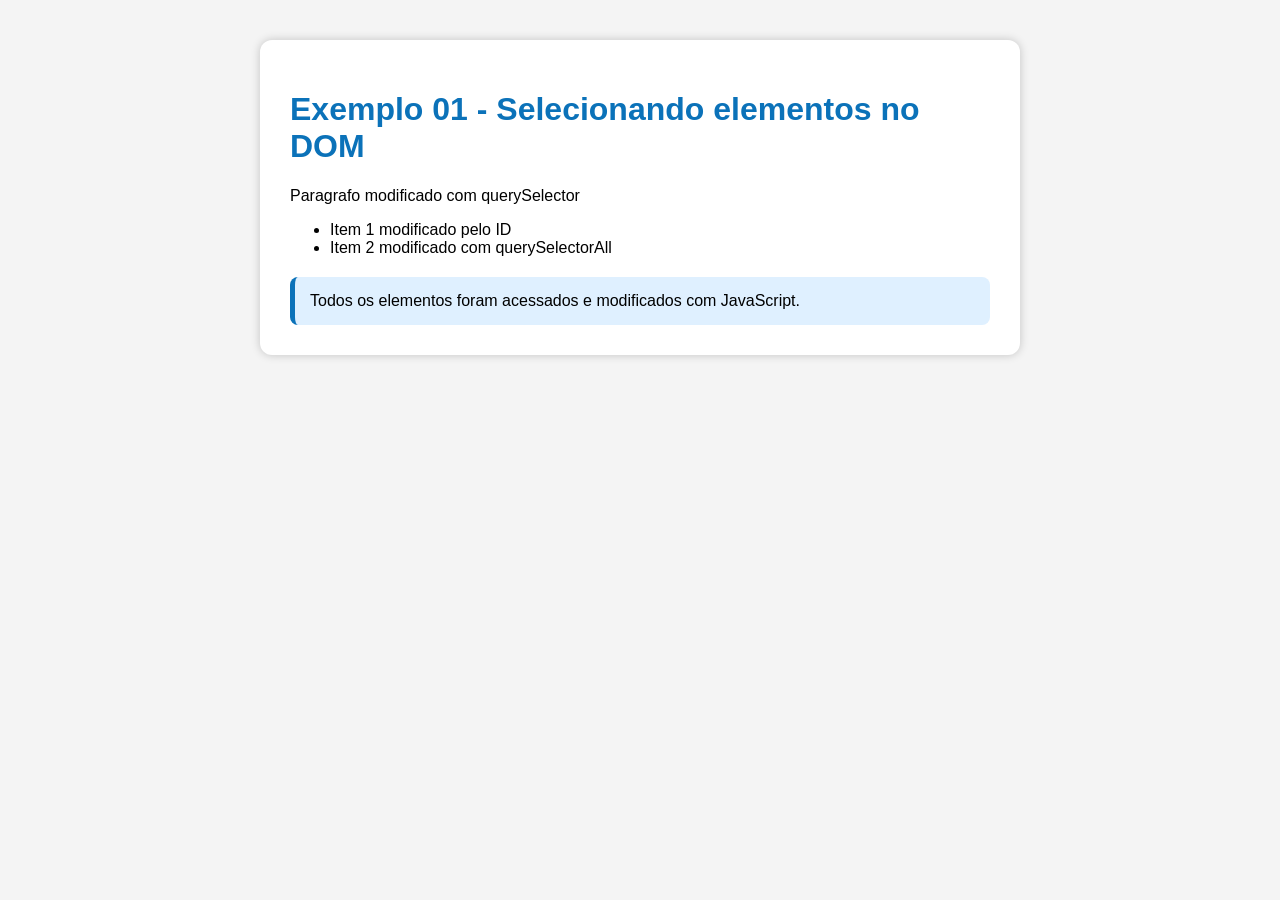
<file: 01-dom-selecao.html>
<!DOCTYPE html>
<html lang="pt-br">
<head>
    <meta charset="UTF-8">
    <meta name="viewport" content="width=device-width, initial-scale=1.0">
    <title>Manipulando o DOM - Seletores</title>

    <style>
        body {
            font-family: Arial, sans-serif;
            background-color: #f4f4f4;
            margin: 0;
            padding: 40px;
        }

        .card {
            background-color: white;
            max-width: 700px;
            margin: auto;
            padding: 30px;
            border-radius: 12px;
            box-shadow: 0 0 10px rgba(0,0,0,0.2);
        }

        h1 {
            color: #0b72b9;
        }

        .mensagem {
            margin-top: 20px;
            padding: 15px;
            background-color: #dff0ff;
            border-left: 5px solid #0b72b9;
            border-radius: 8px;
        }
    </style>
</head>
<body>

    <main class="card">
        <h1>Exemplo 01 - Selecionando elementos no DOM</h1>

        <div>
            <p class="paragrafo1">Primeiro parágrafo</p>
        </div>

        <div>
            <ul>
                <li id="item1">Item 1</li>
                <li>Item 2</li>
            </ul>
        </div>

        <div class="mensagem"></div>
    </main>

    <script>

        let tituloPagina = document.querySelector("title");
        console.log("Titulo da pagina:", tituloPagina.textContent);

        let paragrafoPorClasse = document.querySelector(".paragrafo1");
        paragrafoPorClasse.textContent = "Paragrafo modificado com querySelector";

        let item = document.querySelector("#item1");
        item.textContent = "Item 1 modificado pelo ID";

        let listaLi = document.querySelectorAll("li");
        listaLi[1].textContent = "Item 2 modificado com querySelectorAll";

        let mensagem = document.querySelector(".mensagem");
        mensagem.textContent = "Todos os elementos foram acessados e modificados com JavaScript.";

    </script>

</body>
</html>
</file>
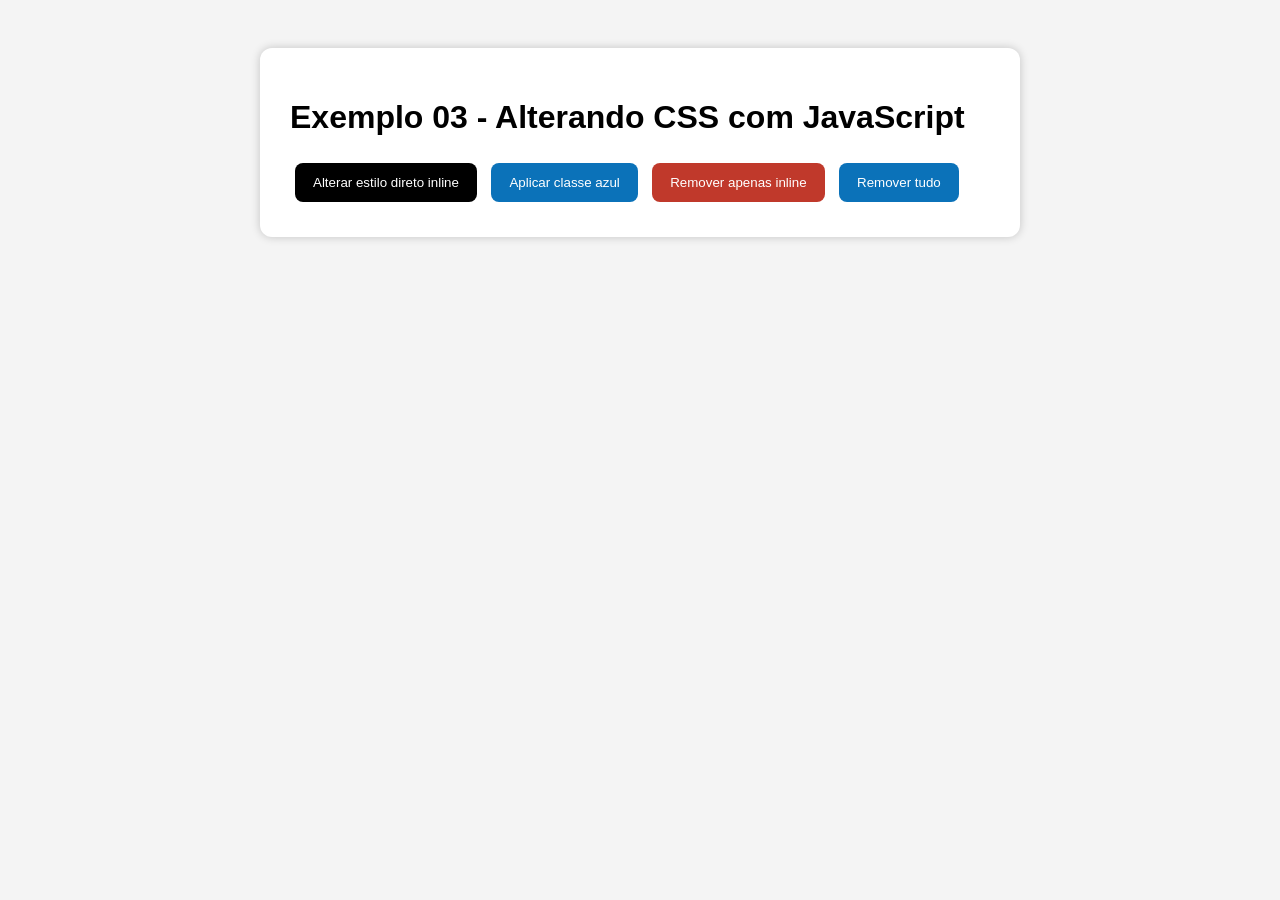
<file: 04-dom-eventos-addEventListener.html>
<!DOCTYPE html>
<html lang="pt-br">
<head>
    <meta charset="UTF-8">
    <meta name="viewport" content="width=device-width, initial-scale=1.0">
    <title>Alterando CSS com JavaScript</title>

    <style>

        body {
            font-family: Arial, sans-serif;
            background-color: #f4f4f4;
            padding: 40px;
        }

        main {
            background-color: white;
            max-width: 700px;
            margin: auto;
            padding: 30px;
            border-radius: 12px;
            box-shadow: 0 0 10px rgba(0,0,0,0.2);
        }

        .azul {
            color: white;
            background-color: #0b72b9;
            padding: 16px;
            border-radius: 10px;
            border-bottom: 5px solid #063b63;
        }

        button {
            padding: 12px 18px;
            border: none;
            border-radius: 8px;
            margin: 5px;
            cursor: pointer;
            background-color: #0b72b9;
            color: white;
        }

        .botao-inline {
            background-color: #000;
        }

        .botao-limpar {
            background-color: #c0392b;
        }

    </style>
</head>
<body>

    <main>

        <h1>Exemplo 03 - Alterando CSS com JavaScript</h1>

        <button class="botao-inline" onclick="alterarEstiloDireto()">
            Alterar estilo direto inline
        </button>

        <button onclick="aplicarClasse()">
            Aplicar classe azul
        </button>

        <button class="botao-limpar" onclick="removerInline()">
            Remover apenas inline
        </button>

        <button onclick="removerTudo()">
            Remover tudo
        </button>

    </main>

    <script>

        let titulo = document.querySelector('h1');

        function alterarEstiloDireto() {

            titulo.style.color = 'red';
            titulo.style.backgroundColor = '#000';
            titulo.style.padding = '16px';
            titulo.style.borderBottom = 'solid 4px red';
        }

        function aplicarClasse() {

            titulo.setAttribute('class', 'azul');
        }

        function removerInline() {

            titulo.removeAttribute('style');
        }

        function removerTudo() {

            titulo.removeAttribute('class');
            titulo.removeAttribute('style');
        }

    </script>

</body>
</html>
</file>
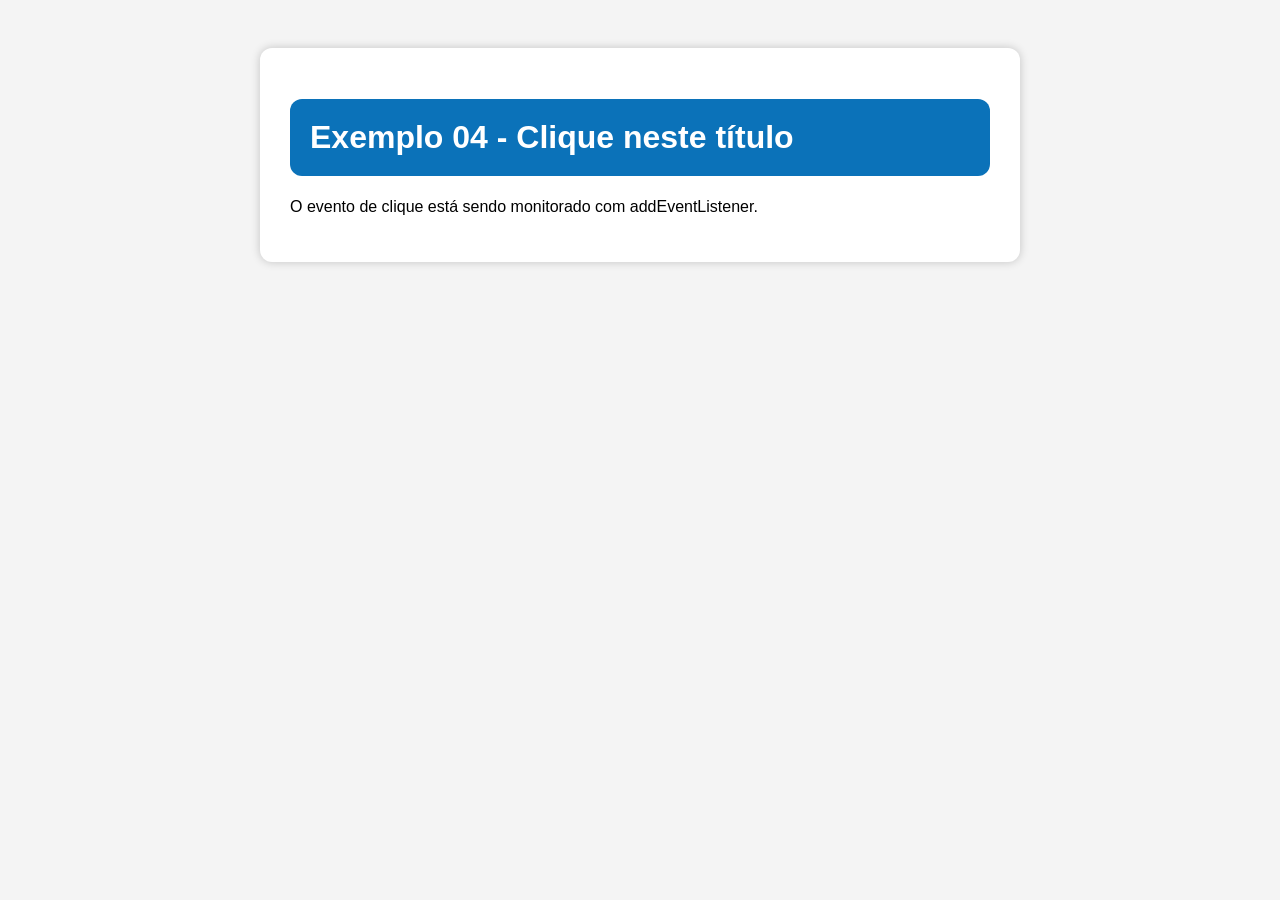
<file: 05-dom-evento-na-tag.html>
<!DOCTYPE html>
<html lang="pt-br">
<head>
    <meta charset="UTF-8">
    <meta name="viewport" content="width=device-width, initial-scale=1.0">
    <title>Eventos com addEventListener</title>

    <style>

        body {
            font-family: Arial, sans-serif;
            background-color: #f4f4f4;
            padding: 40px;
        }

        main {
            background-color: white;
            max-width: 700px;
            margin: auto;
            padding: 30px;
            border-radius: 12px;
            box-shadow: 0 0 10px rgba(0,0,0,0.2);
        }

        h1 {
            background: #0b72b9;
            color: white;
            padding: 20px;
            border-radius: 12px;
            cursor: pointer;
            max-width: 700px;
        }

    </style>
</head>
<body>

    <main>

        <h1>Exemplo 04 - Clique neste título</h1>

        <p>
            O evento de clique está sendo monitorado com addEventListener.
        </p>

    </main>

    <script>

        let titulo = document.querySelector('h1');

        titulo.addEventListener('click', () => {

            window.alert('Pare de clicar no título');
        });

    </script>

</body>
</html>
</file>
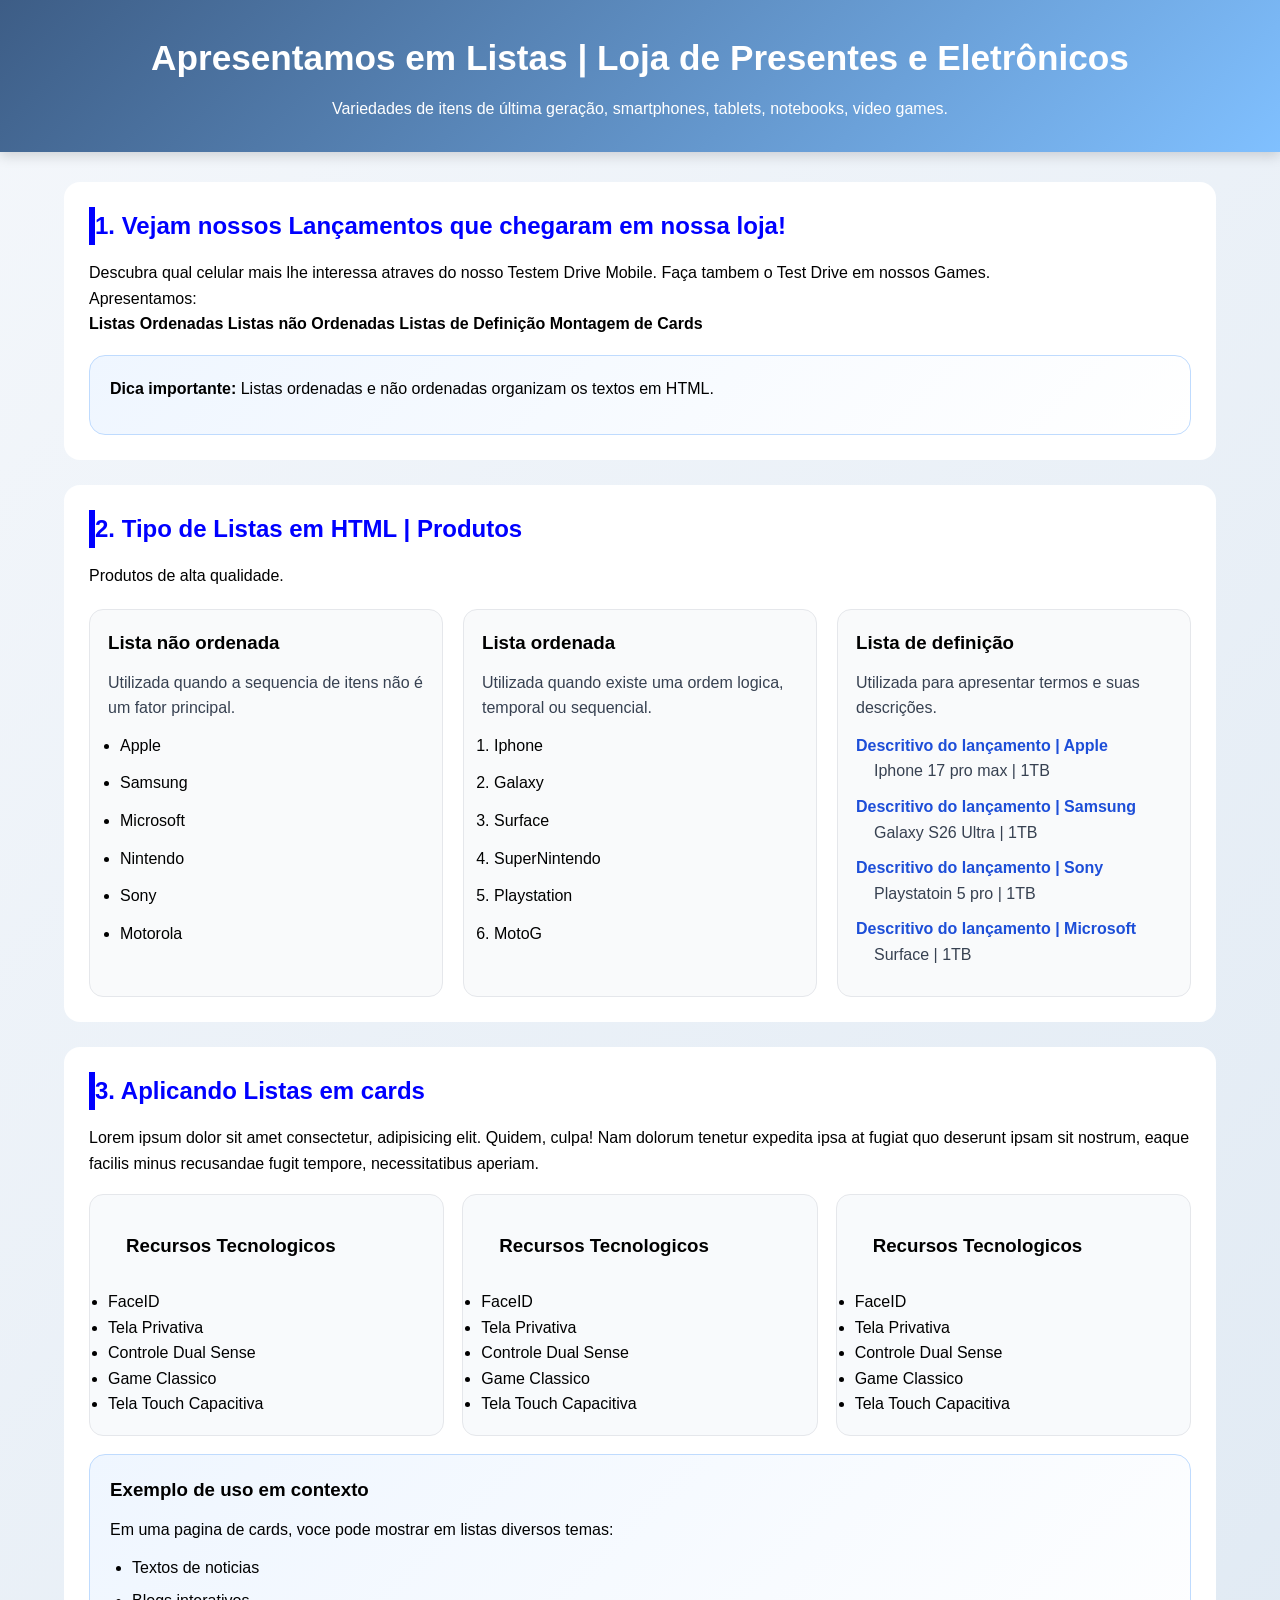
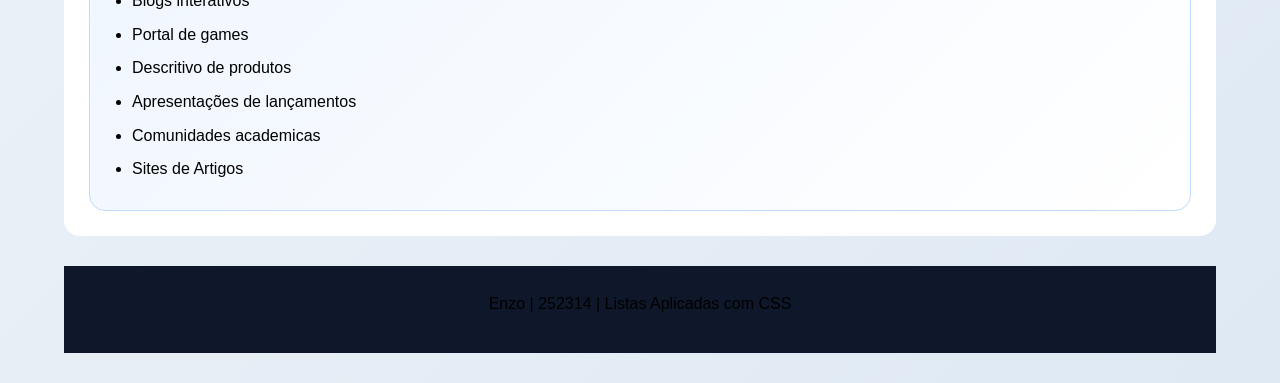
<file: list.html>
<!DOCTYPE html>
<html lang="en">

<head>
    <meta charset="UTF-8">
    <meta name="viewport" content="width=device-width, initial-scale=1.0">
    <link rel="stylesheet" href="./css/style.css">
    <title>Listas de Aplicadas com CSS</title>
</head>

<body>
    <header>
        <h1>Apresentamos em Listas | Loja de Presentes e Eletrônicos </h1>
        <p>
            Variedades de itens de última geração, smartphones, tablets, notebooks, video games.
        </p>
    </header>
    <!-- Ínicio Main -->
    <main>
        <section>
            <h2>1. Vejam nossos Lançamentos que chegaram em nossa loja!</h2>
            <p>
                Descubra qual celular mais lhe interessa atraves do nosso Testem Drive Mobile. Faça tambem o Test Drive
                em nossos Games.
                <br>
                Apresentamos: <br>
                <strong>Listas Ordenadas</strong>
                <strong>Listas não Ordenadas</strong>
                <strong>Listas de Definição</strong>
                <strong>Montagem de Cards</strong>
            </p>
            <div class="destaque">
                <p>
                    <strong>Dica importante:</strong> Listas ordenadas e não ordenadas organizam os textos em HTML.
                </p>
            </div>
        </section>
        <!-- Inicio Cards -->
        <section>
            <h2>2. Tipo de Listas em HTML | Produtos</h2>
            <p>
                Produtos de alta qualidade.
            </p>
            <div class="grid-cards">
                <!-- Card 1 -->
                <div class="card">
                    <h3>Lista não ordenada</h3>
                    <p>Utilizada quando a sequencia de itens não é um fator principal.</p>
                    <ul>
                        <li>Apple</li>
                        <li>Samsung</li>
                        <li>Microsoft</li>
                        <li>Nintendo</li>
                        <li>Sony</li>
                        <li>Motorola</li>
                    </ul>
                </div>
                <!-- Card 2 -->
                <div class="card">
                    <h3>Lista ordenada</h3>
                    <p>Utilizada quando existe uma ordem logica, temporal ou sequencial.</p>
                    <ol>
                        <li>Iphone</li>
                        <li>Galaxy</li>
                        <li>Surface</li>
                        <li>SuperNintendo</li>
                        <li>Playstation</li>
                        <li>MotoG</li>
                    </ol>
                </div>
                <!-- Card 3 -->
                <div class="card">
                    <h3>Lista de definição</h3>
                    <p>Utilizada para apresentar termos e suas descrições.</p>
                    <dl>
                        <dt>Descritivo do lançamento | Apple</dt>
                        <dd>Iphone 17 pro max | 1TB</dd>

                        <dt>Descritivo do lançamento | Samsung</dt>
                        <dd>Galaxy S26 Ultra | 1TB</dd>

                        <dt>Descritivo do lançamento | Sony</dt>
                        <dd>Playstatoin 5 pro | 1TB</dd>

                        <dt>Descritivo do lançamento | Microsoft</dt>
                        <dd>Surface | 1TB</dd>
                    </dl>
                </div>
            </div>
        </section>

        <!-- Seção 3 -->
        <section>
            <h2>3. Aplicando Listas em cards</h2>
            <p>
                Lorem ipsum dolor sit amet consectetur, adipisicing elit. Quidem, culpa! Nam dolorum tenetur expedita
                ipsa at fugiat quo deserunt ipsam sit nostrum, eaque facilis minus recusandae fugit tempore,
                necessitatibus aperiam.
            </p>
            <div class="quadro">
                <div class="bloco">
                    <h3>Recursos Tecnologicos</h3>
                    <ul>
                        <li>FaceID</li>
                        <li>Tela Privativa</li>
                        <li>Controle Dual Sense</li>
                        <li>Game Classico</li>
                        <li>Tela Touch Capacitiva</li>
                    </ul>
                </div>
                <div class="bloco">
                    <h3>Recursos Tecnologicos</h3>
                    <ul>
                        <li>FaceID</li>
                        <li>Tela Privativa</li>
                        <li>Controle Dual Sense</li>
                        <li>Game Classico</li>
                        <li>Tela Touch Capacitiva</li>
                    </ul>
                </div>
                <div class="bloco">
                    <h3>Recursos Tecnologicos</h3>
                    <ul>
                        <li>FaceID</li>
                        <li>Tela Privativa</li>
                        <li>Controle Dual Sense</li>
                        <li>Game Classico</li>
                        <li>Tela Touch Capacitiva</li>
                    </ul>
                </div>
            </div>

            <!-- Destaque -->
            <div class="destaque">
                <h3>Exemplo de uso em contexto</h3>
                <p>
                    Em uma pagina de cards, voce pode mostrar em listas diversos temas:
                </p>
                <ul>
                    <li>Textos de noticias</li>
                    <li>Blogs interativos</li>
                    <li>Portal de games</li>
                    <li>Descritivo de produtos</li>
                    <li>Apresentações de lançamentos</li>
                    <li>Comunidades academicas</li>
                    <li>Sites de Artigos</li>
                </ul>
            </div>

            </div>
        </section>
        <!-- Rodapé <footer> -->
        <footer>
            <p>Enzo | 252314 | Listas Aplicadas com CSS</p>
        </footer>


    </main>
    <!-- Fim Main -->

</body>

</html>
</file>
<file: css/style.css>
* {
    margin: 0;
    padding: 0;
    box-sizing: border-box;
    font-family: Arial, Helvetica, sans-serif;
}

body {
    background: linear-gradient(135deg, #f4f7fb, #dfe9f3);
    color: black;
    line-height: 1.6;
}
header {
    background: linear-gradient(135deg, #3d5d86, #80c0ff);
    color: white;
    padding: 30px 20px;
    text-align: center;
    box-shadow: 0 4px 12px rgba(0, 0, 0, 0.15)
}
header h1 {
    font-size: 2.2rem;
    margin-bottom: 10px;
}
header p {
    max-width: 850px;
    margin: 0 auto;
    font-size: 1rem;
}

main {
    width: 90%;
    max-width: 1200px;
    margin: 30px auto;
}

section {
    background: white;
    margin-bottom: 25px;
    padding: 25px;
    border-radius: 16px;
    box-shadow: rgba(0, 0, 0, 0.08);
}

h2 {
    color: blue;
    margin-bottom: 15px;
    border-left: 6px solid blue;
}
h3 {
    color: black;
    margin-bottom: 12px;
}
p {
    margin-bottom: 12px;
}

.destaque {
    background-color: #f4f7fb;
    border: 1px solid #bfdbfe;
    padding: 12px;
    border-radius: 10px;
    margin-top: 12px;
}

/* grid-cards */
.grid-cards {
    display: grid;
    grid-template-columns: repeat(auto-fit, minmax(280px, 1fr));
    gap: 20px;
    margin-top: 20px;
}
.card {
    background: #f9fafb;
    border: 1px solid #e5e7eb;
    border-radius: 14px;
    padding: 18px;
    transition: transform 0.3s ease, box-shadow 0.3s ease;
}
.card:hover {
    transform: translateY(-5px);
    box-shadow: 0 8px 18px rgba(0, 0, 0, 0.10);
}
.card p {
    color: #374151;
    margin-bottom: 10px;
}
/* Listas */
.card ul,
.card ol,
.card dl {
    margin-top: 12px;
}
.card ul,
.card ol {
    margin-left: 12px;
}
.card li {
    margin-bottom: 12px;
}
.card dl {
    margin-top: 12px;
}
.card dt {
    font-weight: bold;
    color: #1d4ed8;
    margin-top: 10px;
}
.card dd {
    margin-left: 18px;
    margin-bottom: 10px;
    color: #374151;
}
.destaque {
    background: linear-gradient(135deg, #eff6ff, #ffffff);
    border: 1px solid #bfdbfe;
    border-radius: 16px;
    padding: 20px;
    margin-top: 18px;
}
.destaque ul {
    margin-left: 22px;
    margin-top: 12px;
}
.destaque li {
    margin-bottom: 8px;
}
.quadro {
    display: grid;
    grid-template-columns: repeat(auto-fit, minmax(260px, 1fr));
    gap: 18px;
    margin-top: 18px;
}
.bloco {
    background: #f8fafc;
    border: 1px solid #e5e7eb;
    border-radius: 14px;
    padding: 18px;
}
.bloco h3 {
    margin-bottom: 10px;
    padding: 18px;
}
footer {
    text-align: center;
    padding: 25px;
    background: #0f172a;
    margin-top: 30px;
}
/* Responsividade com @media */
@media (max-width: 600px) {
    header h1{
        font-size: 1.7rem;
    }
    section {
        padding: 20px;
    }
}
</file>
